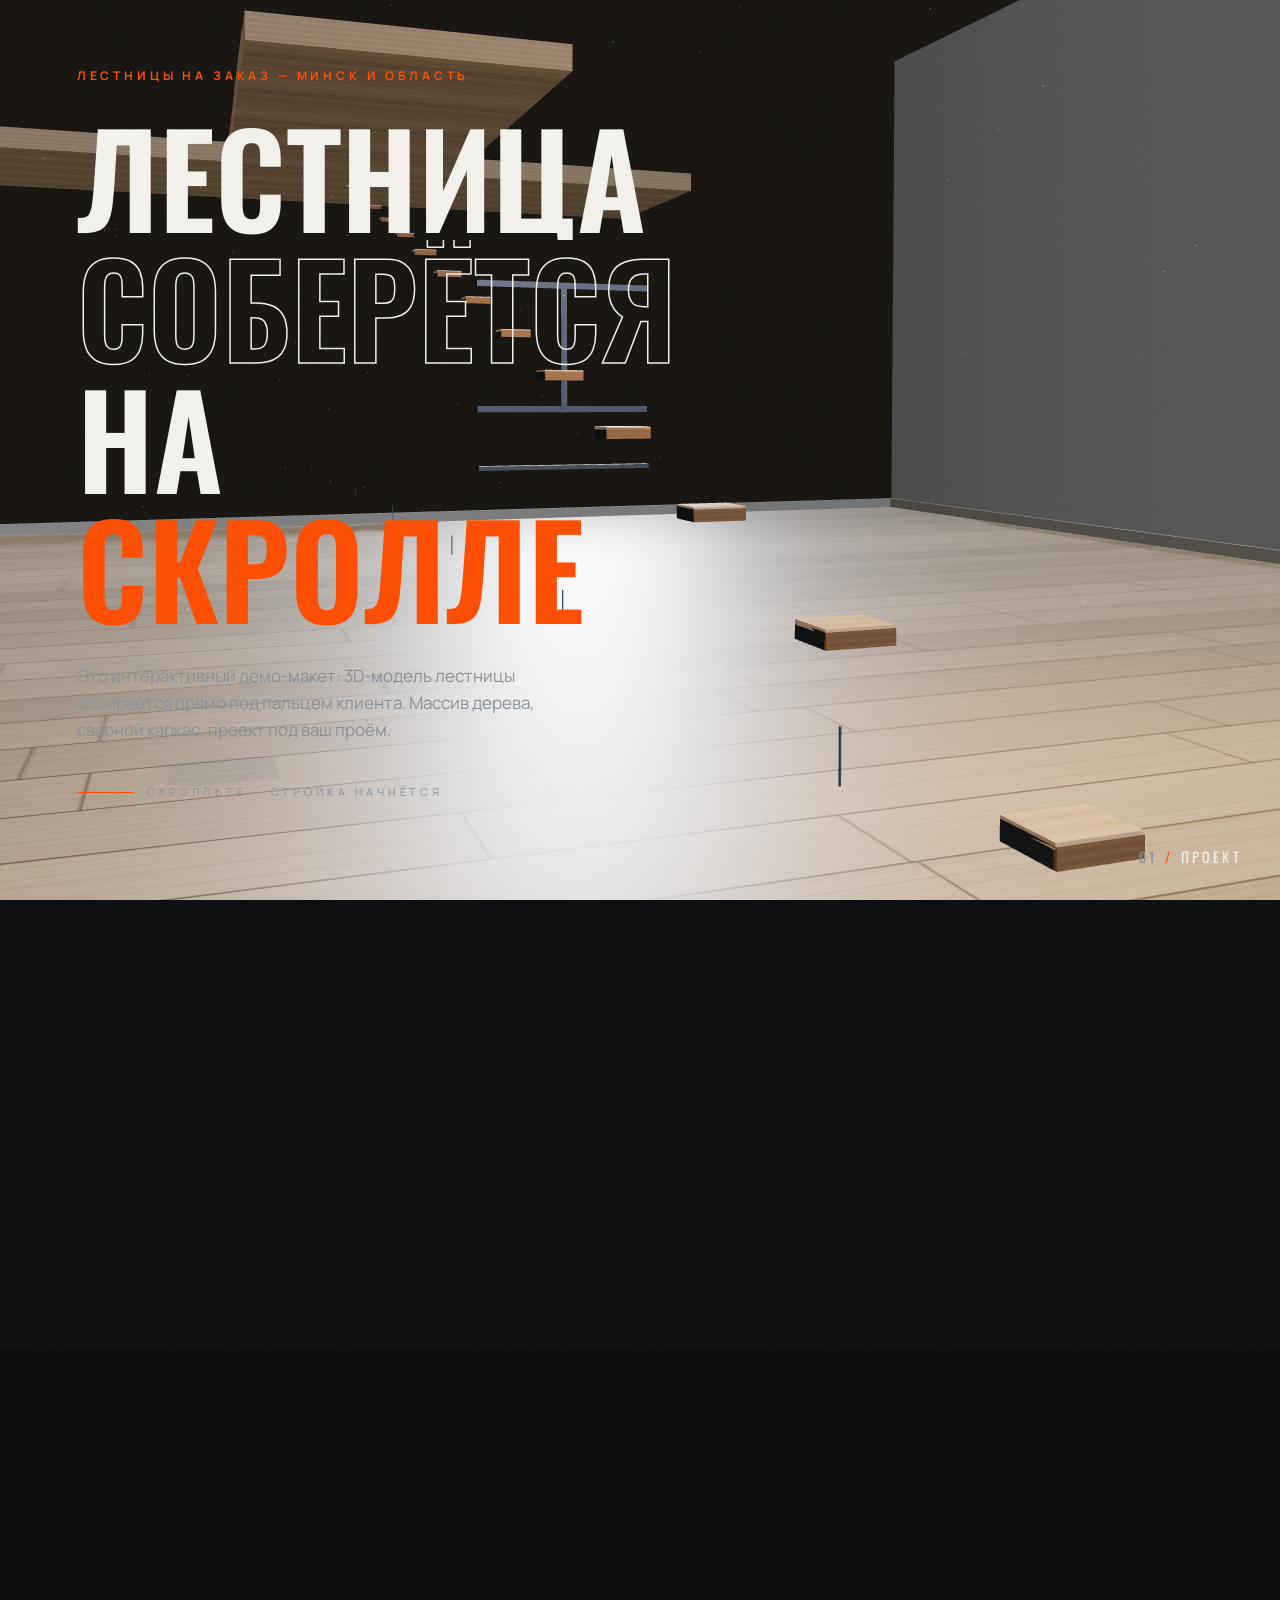
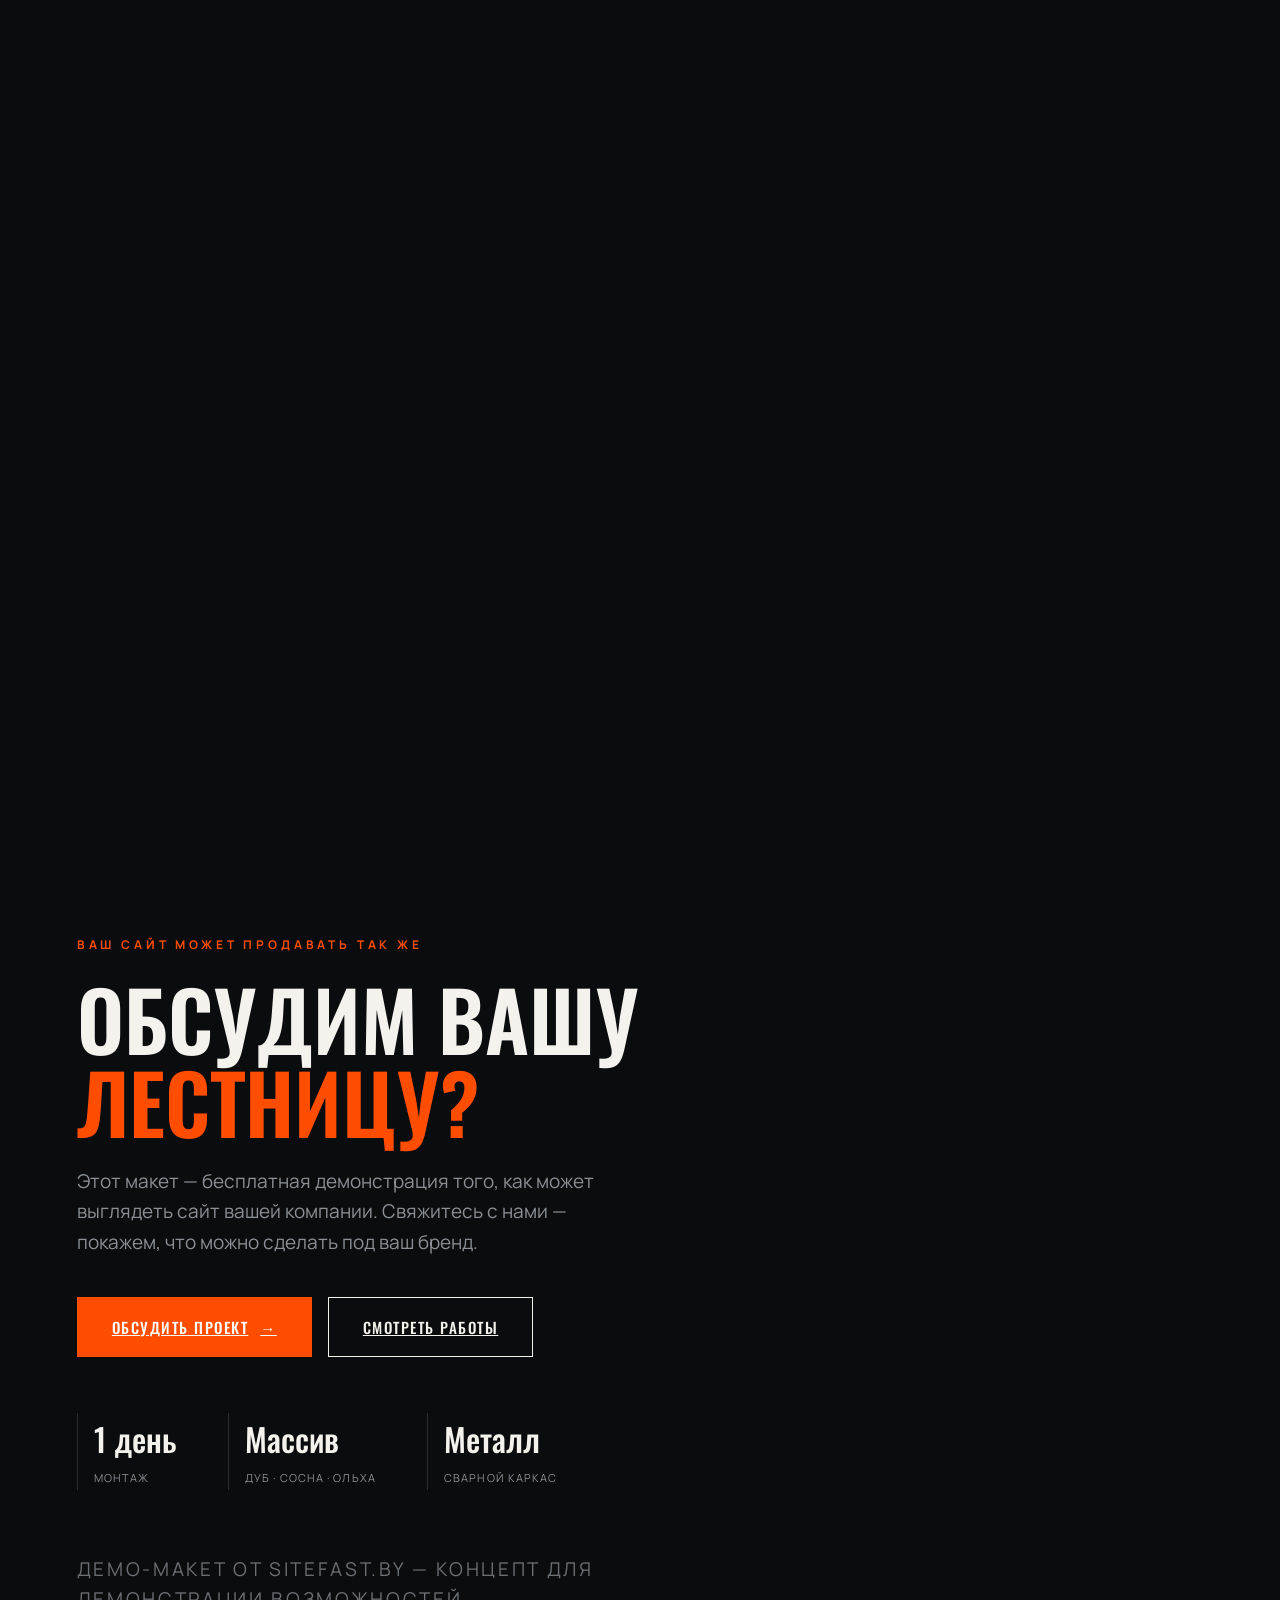
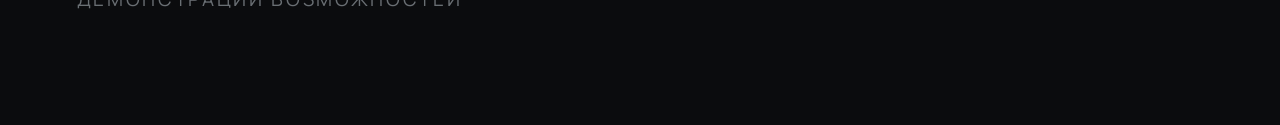
<file: index.html>
<!DOCTYPE html>
<html lang="ru">
<head>
<meta charset="UTF-8">
<meta name="viewport" content="width=device-width, initial-scale=1.0">
<title>СУПЕРЛЕСТНИЦА — лестницы на заказ · Минск · демо-макет</title>
<meta name="description" content="Демо-макет сайта для производителя лестниц: деревянные лестницы на металлокаркасе, массив дуба/сосны, проект под ваш проём, монтаж за 1 день.">
<link rel="icon" href="data:image/svg+xml,%3Csvg xmlns='http://www.w3.org/2000/svg' viewBox='0 0 64 64'%3E%3Crect width='64' height='64' fill='%230B0C0E'/%3E%3Cpath d='M14 50h10V40h10V30h10V20h10v30z' fill='%23FF4D00'/%3E%3C/svg%3E">
<link rel="preconnect" href="https://fonts.googleapis.com">
<link rel="preconnect" href="https://fonts.gstatic.com" crossorigin>
<link href="https://fonts.googleapis.com/css2?family=Oswald:wght@300;400;500;600;700&family=Manrope:wght@400;500;600;700;800&display=swap" rel="stylesheet">
<link rel="stylesheet" href="css/style.css">
</head>
<body>

<canvas id="gl"></canvas>
<div class="grain" aria-hidden="true"></div>

<div id="pre" aria-hidden="true">
  <div class="pl">СУПЕРЛЕСТНИЦА · Минск</div>
  <div class="pn"><span id="pn">0</span><i>%</i></div>
  <div class="pb"><i id="pbi"></i></div>
</div>

<div id="hud"><span>01</span><em>/</em><span class="stage" id="hud-stage">Проект</span></div>

<div id="scroll">
  <section class="sec hero">
    <div class="inner">
      <div class="kick">Лестницы на заказ — Минск и область</div>
      <h1><span class="ln"><span>Лестница</span></span><span class="ln"><span class="stroke">соберётся</span></span><span class="ln"><span>на <span class="a">скролле</span></span></span></h1>
      <p class="sub">Это интерактивный демо-макет: 3D-модель лестницы собирается прямо под пальцем клиента. Массив дерева, сварной каркас, проект под ваш проём.</p>
      <div class="hint"><i></i>Скролльте — стройка начнётся</div>
    </div>
  </section>

  <section class="sec">
    <div class="inner">
      <span class="num">01</span>
      <h2>Проект</h2>
      <p>Проектируем под ваш проём: замер, 3D-визуализация, подбор материала — дуб, сосна, ольха.</p>
    </div>
  </section>

  <section class="sec">
    <div class="inner">
      <span class="num">02</span>
      <h2>Каркас</h2>
      <p>Сварной металлокаркас — геометрия, которая не «ведётся» и держит нагрузку десятилетиями.</p>
    </div>
  </section>

  <section class="sec">
    <div class="inner">
      <span class="num">03</span>
      <h2>Ступени</h2>
      <p>Ступени из массива дерева. Без шпона и фанеры — то, что можно шлифовать и реставрировать.</p>
    </div>
  </section>

  <section class="sec">
    <div class="inner">
      <span class="num">04</span>
      <h2>Ограждение</h2>
      <p>Ограждения из нержавеющей стали и чёрного металла — по индивидуальным проектам.</p>
    </div>
  </section>

  <section class="sec">
    <div class="inner">
      <span class="num">05</span>
      <h2>Монтаж</h2>
      <p>Готовые лестницы — в кратчайшие сроки. Монтаж за 1 день, гарантия на конструкцию.</p>
    </div>
  </section>

  <section class="sec final">
    <div class="inner">
      <div class="kick">Ваш сайт может продавать так же</div>
      <h2 class="big">Обсудим вашу<br><em>лестницу?</em></h2>
      <p class="sub">Этот макет — бесплатная демонстрация того, как может выглядеть сайт вашей компании. Свяжитесь с нами — покажем, что можно сделать под ваш бренд.</p>
      <div class="cta-row">
        <a class="btn primary" href="#0">Обсудить проект <span class="ar">→</span></a>
        <a class="btn" href="#0">Смотреть работы</a>
      </div>
      <div class="meta">
        <div><b>1 день</b><span>монтаж</span></div>
        <div><b>Массив</b><span>дуб · сосна · ольха</span></div>
        <div><b>Металл</b><span>сварной каркас</span></div>
      </div>
      <p class="foot">Демо-макет от SiteFast.by — концепт для демонстрации возможностей</p>
    </div>
  </section>
</div>

<div id="nogl">Ваш браузер не поддерживает WebGL — 3D-сцена недоступна.</div>

<script src="js/vendor/three.min.js"></script>
<script src="js/vendor/gsap.min.js"></script>
<script src="js/vendor/ScrollTrigger.min.js"></script>
<script src="js/vendor/lenis.min.js"></script>
<script src="js/main.js?v=3"></script>
</body>
</html>
</file>
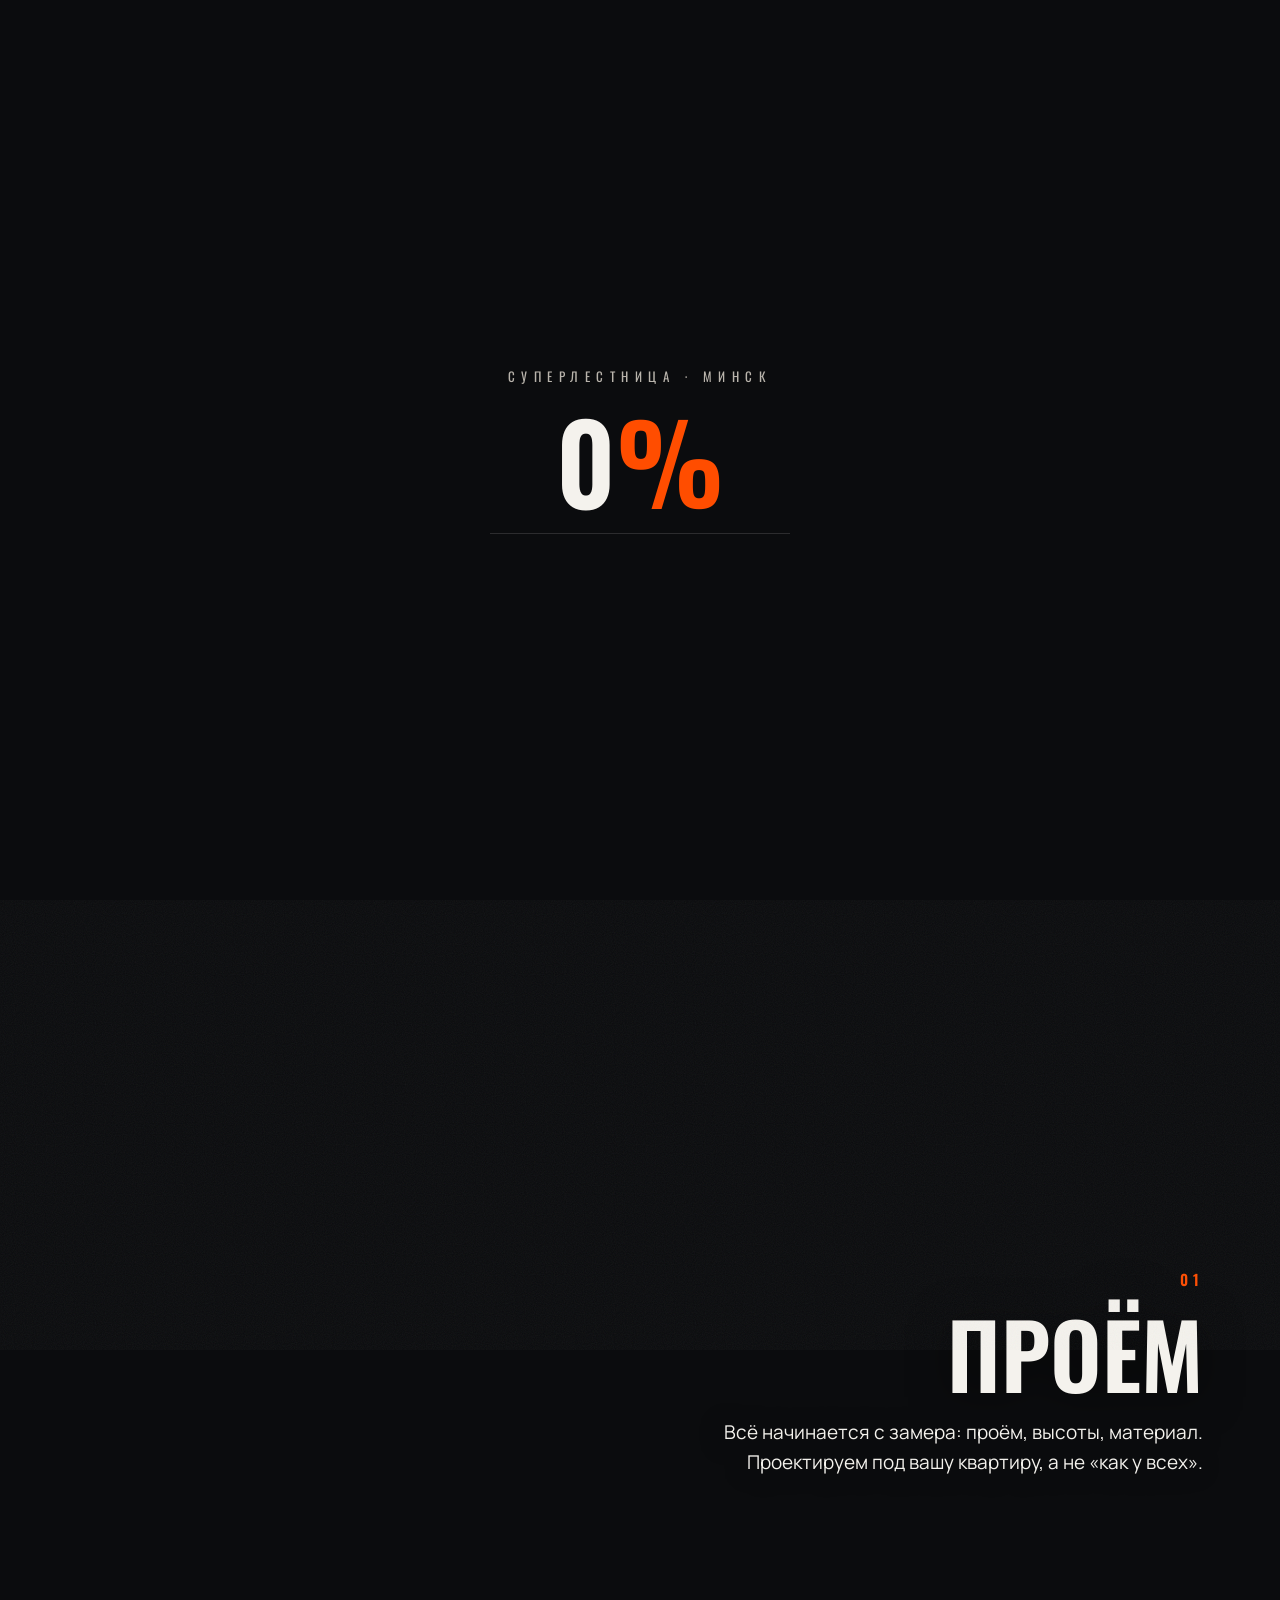
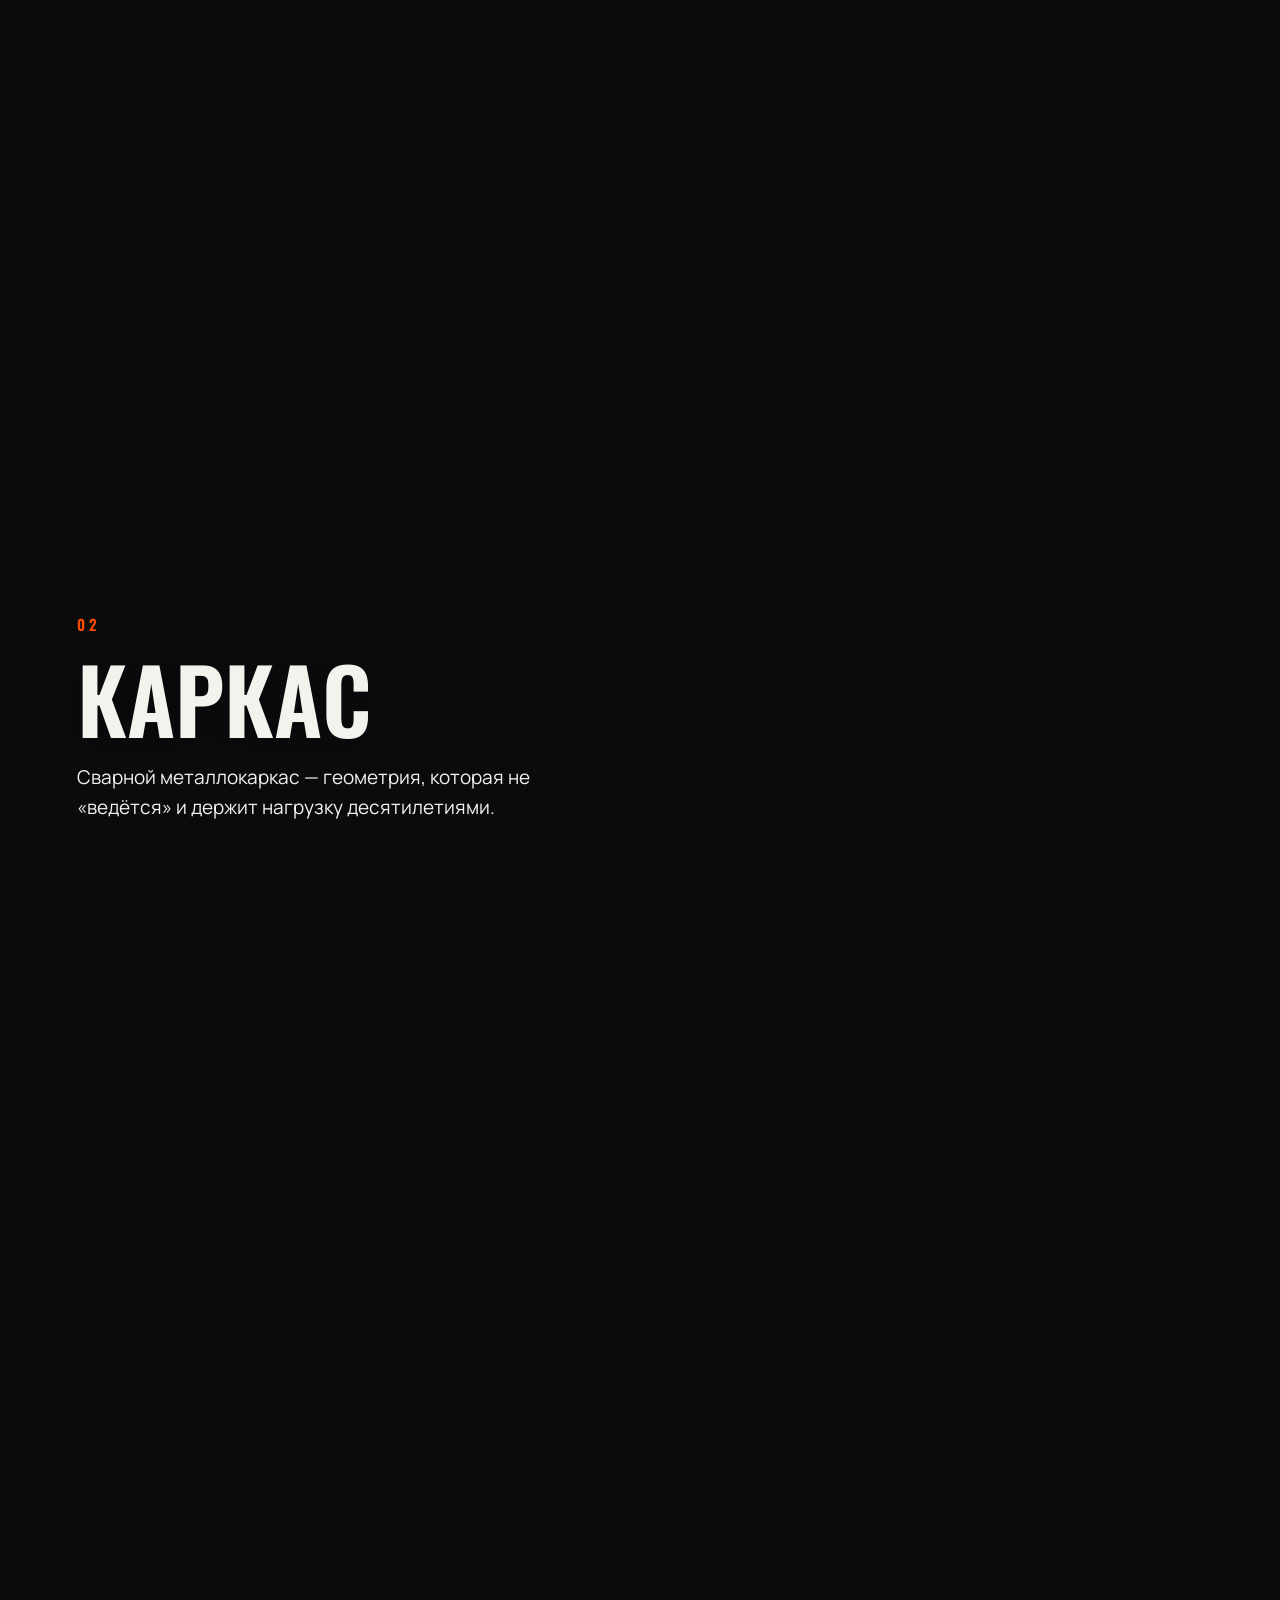
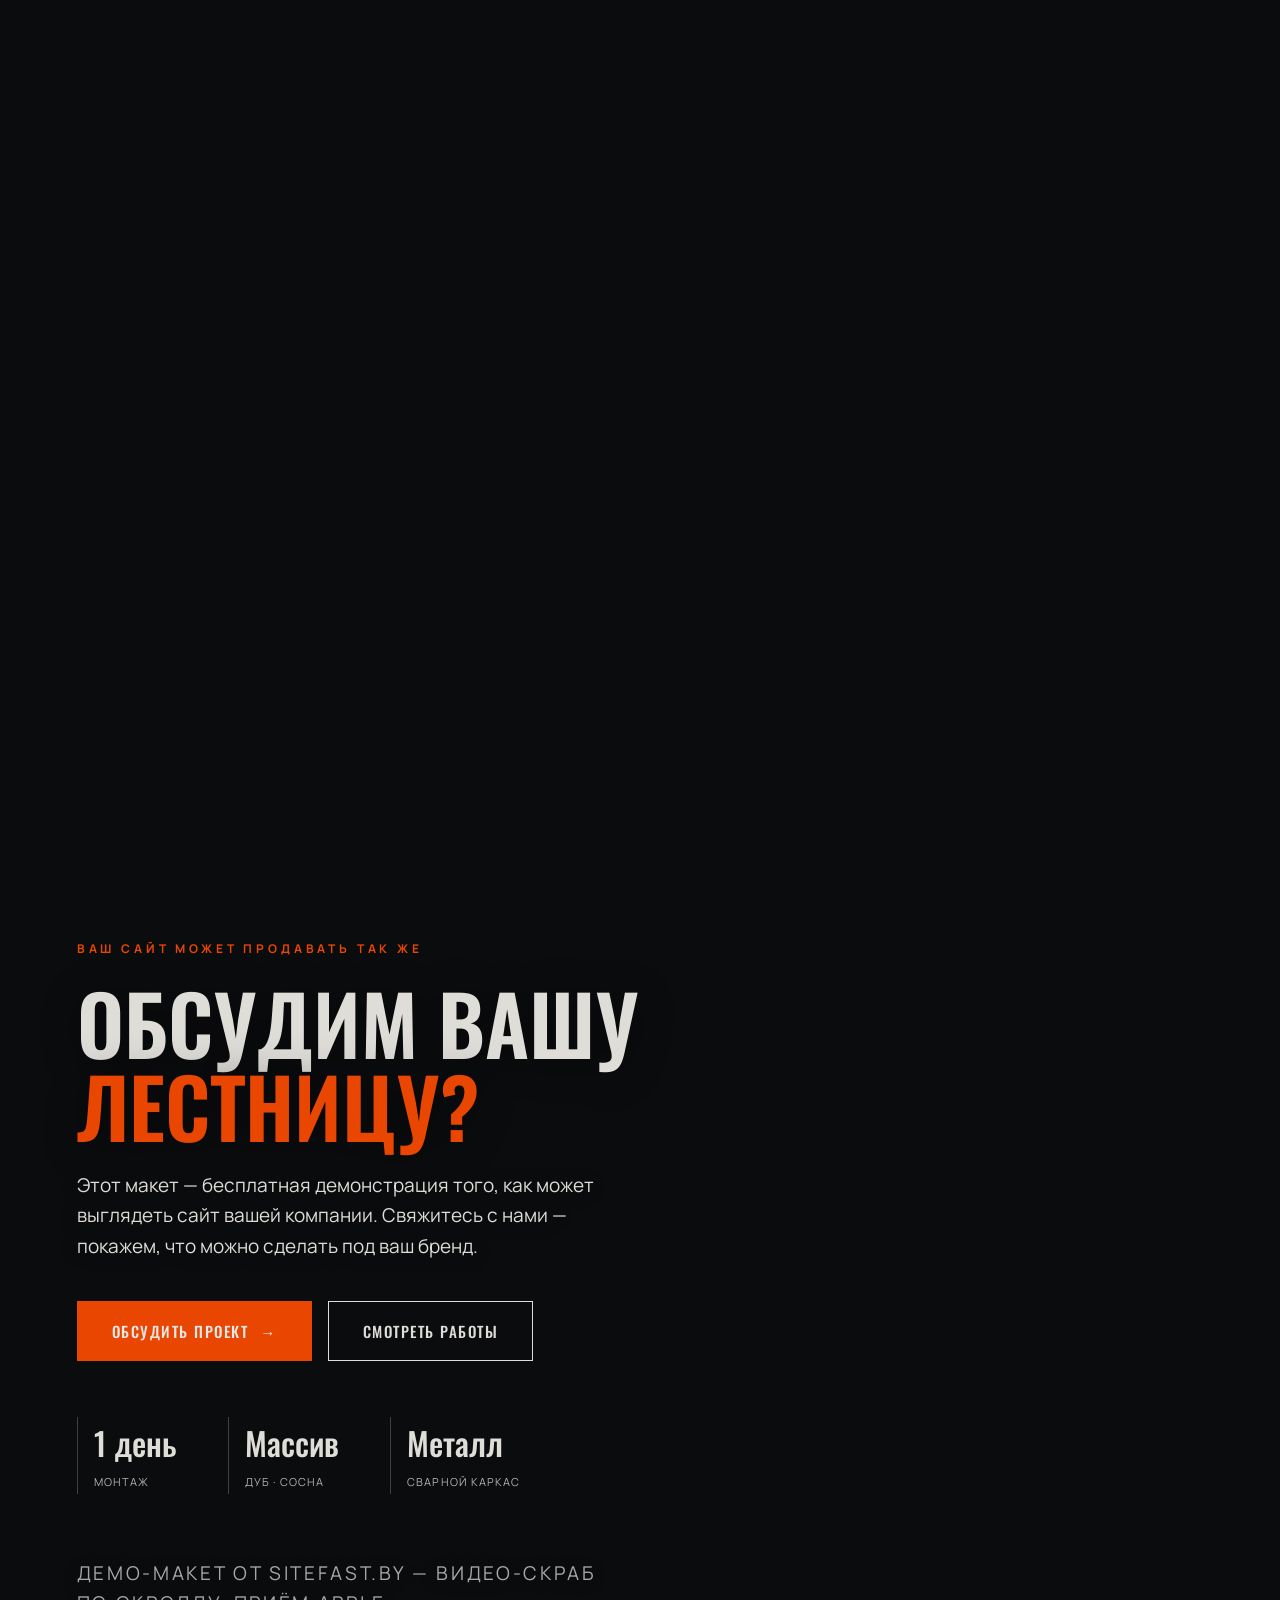
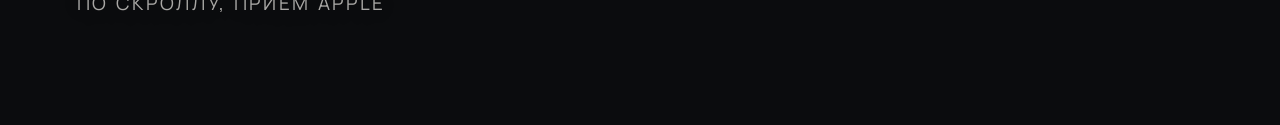
<file: scrub/index.html>
<!DOCTYPE html>
<html lang="ru">
<head>
<meta charset="UTF-8">
<meta name="viewport" content="width=device-width, initial-scale=1.0">
<title>СУПЕРЛЕСТНИЦА — кино по скроллу · демо v2</title>
<meta name="description" content="Демо: фотореалистичный ролик сборки лестницы, управляемый скроллом (приём Apple). Макет для производителя лестниц, Минск.">
<link rel="icon" href="data:image/svg+xml,%3Csvg xmlns='http://www.w3.org/2000/svg' viewBox='0 0 64 64'%3E%3Crect width='64' height='64' fill='%230B0C0E'/%3E%3Cpath d='M14 50h10V40h10V30h10V20h10v30z' fill='%23FF4D00'/%3E%3C/svg%3E">
<link rel="preconnect" href="https://fonts.googleapis.com">
<link rel="preconnect" href="https://fonts.gstatic.com" crossorigin>
<link href="https://fonts.googleapis.com/css2?family=Oswald:wght@300;400;500;600;700&family=Manrope:wght@400;500;600;700;800&display=swap" rel="stylesheet">
<link rel="stylesheet" href="style.css">
</head>
<body>

<video id="scrub" muted playsinline preload="auto">
  <source src="scrub.mp4" type="video/mp4">
</video>
<div class="veil" aria-hidden="true"></div>
<div class="grain" aria-hidden="true"></div>

<div id="pre" aria-hidden="true">
  <div class="pl">СУПЕРЛЕСТНИЦА · Минск</div>
  <div class="pn"><span id="pn">0</span><i>%</i></div>
  <div class="pb"><i id="pbi"></i></div>
</div>

<div id="hud"><span id="hud-num">01</span><em>/</em><span class="stage" id="hud-stage">Проект</span></div>

<div id="scroll">
  <section class="sec hero">
    <div class="inner">
      <div class="kick">Лестницы на заказ — Минск и область</div>
      <h1><span class="ln"><span>Лестница</span></span><span class="ln"><span class="stroke">рождается</span></span><span class="ln"><span>на <span class="a">скролле</span></span></span></h1>
      <p class="sub">Настоящий кадр вместо мультяшной графики: прокручивайте — и квартира обретёт лестницу. Так выглядит современный сайт: видео-кино, которым управляет палец клиента.</p>
      <div class="hint"><i></i>Скролльте — стройка начнётся</div>
    </div>
  </section>

  <section class="sec">
    <div class="inner">
      <span class="num">01</span>
      <h2>Проём</h2>
      <p>Всё начинается с замера: проём, высоты, материал. Проектируем под вашу квартиру, а не «как у всех».</p>
    </div>
  </section>

  <section class="sec">
    <div class="inner">
      <span class="num">02</span>
      <h2>Каркас</h2>
      <p>Сварной металлокаркас — геометрия, которая не «ведётся» и держит нагрузку десятилетиями.</p>
    </div>
  </section>

  <section class="sec">
    <div class="inner">
      <span class="num">03</span>
      <h2>Ступени</h2>
      <p>Ступени из массива дуба и сосны. Без шпона и фанеры — то, что можно шлифовать и реставрировать.</p>
    </div>
  </section>

  <section class="sec">
    <div class="inner">
      <span class="num">04</span>
      <h2>Ограждение</h2>
      <p>Чёрный металл и нержавейка — по индивидуальным проектам, под стиль вашей квартиры.</p>
    </div>
  </section>

  <section class="sec">
    <div class="inner">
      <span class="num">05</span>
      <h2>Готово</h2>
      <p>Монтаж за 1 день, гарантия на конструкцию. Вечерний свет — бонус вашей новой квартире.</p>
    </div>
  </section>

  <section class="sec final">
    <div class="inner">
      <div class="kick">Ваш сайт может продавать так же</div>
      <h2 class="big">Обсудим вашу<br><em>лестницу?</em></h2>
      <p class="sub">Этот макет — бесплатная демонстрация того, как может выглядеть сайт вашей компании. Свяжитесь с нами — покажем, что можно сделать под ваш бренд.</p>
      <div class="cta-row">
        <a class="btn primary" href="#0">Обсудить проект <span class="ar">→</span></a>
        <a class="btn" href="#0">Смотреть работы</a>
      </div>
      <div class="meta">
        <div><b>1 день</b><span>монтаж</span></div>
        <div><b>Массив</b><span>дуб · сосна</span></div>
        <div><b>Металл</b><span>сварной каркас</span></div>
      </div>
      <p class="foot">Демо-макет от SiteFast.by — видео-скраб по скроллу, приём Apple</p>
    </div>
  </section>
</div>

<script src="../js/vendor/gsap.min.js"></script>
<script src="../js/vendor/ScrollTrigger.min.js"></script>
<script src="../js/vendor/lenis.min.js"></script>
<script src="scrub.js"></script>
</body>
</html>
</file>
<file: css/style.css>
/* СУПЕРЛЕСТНИЦА — демо: 3D-лестница по скроллу */
:root{
  --ink:#0B0C0E;
  --paper:#F4F2ED;
  --muted:#8A9096;
  --accent:#FF4D00;
}
*{margin:0;padding:0;box-sizing:border-box}
html,body{background:var(--ink);color:var(--paper);font-family:'Manrope',sans-serif;line-height:1.6}
::selection{background:var(--accent);color:#fff}
h1,h2,.num{font-family:'Oswald',sans-serif;font-weight:600;line-height:1.02}
.kick{font-size:12px;font-weight:700;letter-spacing:.32em;text-transform:uppercase;color:var(--accent)}
.stroke{color:transparent;-webkit-text-stroke:1.5px var(--paper)}
.a{color:var(--accent)}

/* WebGL canvas fixed за контентом */
#gl{position:fixed;inset:0;width:100%;height:100%;z-index:0;display:block}
.grain{position:fixed;inset:-50%;width:200%;height:200%;pointer-events:none;z-index:40;opacity:.05;
  background-image:url("data:image/svg+xml,%3Csvg xmlns='http://www.w3.org/2000/svg' width='300' height='300'%3E%3Cfilter id='n'%3E%3CfeTurbulence type='fractalNoise' baseFrequency='0.9' numOctaves='2'/%3E%3C/filter%3E%3Crect width='300' height='300' filter='url(%23n)'/%3E%3C/svg%3E");
  animation:grain 7s steps(8) infinite}
@keyframes grain{0%,100%{transform:translate(0,0)}25%{transform:translate(-2%,3%)}50%{transform:translate(3%,-2%)}75%{transform:translate(-3%,-3%)}}

/* preloader */
#pre{position:fixed;inset:0;background:var(--ink);z-index:100;display:flex;flex-direction:column;align-items:center;justify-content:center;gap:18px}
#pre .pl{font-family:'Oswald',sans-serif;font-size:13px;letter-spacing:.5em;text-transform:uppercase;color:var(--muted)}
#pre .pn{font-family:'Oswald',sans-serif;font-size:clamp(60px,10vw,110px);font-weight:600;line-height:1}
#pre .pn i{font-style:normal;color:var(--accent)}
#pre .pb{width:min(300px,60vw);height:1px;background:rgba(244,242,237,.14)}
#pre .pb i{display:block;height:100%;background:var(--accent);transform-origin:left;transform:scaleX(0)}

/* HUD */
#hud{position:fixed;right:clamp(16px,3vw,48px);bottom:32px;z-index:30;font-family:'Oswald',sans-serif;font-size:14px;letter-spacing:.22em;text-transform:uppercase;color:var(--muted);display:flex;gap:8px;align-items:center}
#hud em{font-style:normal;color:var(--accent)}
#hud .stage{color:var(--paper)}

/* контент */
#scroll{position:relative;z-index:10}
.sec{min-height:105vh;display:flex;align-items:center;padding:0 clamp(20px,6vw,90px)}
.sec .inner{max-width:680px;opacity:0;transform:translateY(46px)}
.hero{min-height:100vh;align-items:flex-end;padding-bottom:11vh}
.hero h1{font-size:clamp(52px,10vw,140px);text-transform:uppercase;margin:24px 0 0}
.hero h1 .ln{display:block;overflow:hidden}
.hero h1 .ln span{display:inline-block;transform:translateY(112%)}
.hero .sub{max-width:520px;color:var(--muted);font-size:17px;margin-top:30px}
.hint{display:flex;align-items:center;gap:14px;margin-top:40px;color:var(--muted);font-size:11px;letter-spacing:.34em;text-transform:uppercase}
.hint i{width:56px;height:1px;background:var(--accent);display:block}

.sec .num{font-family:'Oswald',sans-serif;font-size:15px;color:var(--accent);letter-spacing:.3em}
.sec h2{font-size:clamp(44px,7vw,96px);text-transform:uppercase;margin:14px 0 18px}
.sec p{color:var(--muted);font-size:clamp(16px,1.6vw,19px);max-width:520px}

.sec:nth-child(even) .inner{margin-left:auto;text-align:right}
.sec:nth-child(even) p{margin-left:auto}

.final{min-height:100vh;align-items:center;text-align:left}
.final .big{font-size:clamp(40px,6.4vw,88px);text-transform:uppercase;margin:22px 0}
.final .big em{font-style:normal;color:var(--accent)}
.final .sub{max-width:560px;color:var(--muted);margin-bottom:40px}
.cta-row{display:flex;gap:16px;flex-wrap:wrap}
.btn{display:inline-flex;align-items:center;gap:12px;font-family:'Oswald',sans-serif;font-size:15px;font-weight:500;letter-spacing:.1em;text-transform:uppercase;padding:17px 34px;border:1px solid var(--paper);background:transparent;color:var(--paper);position:relative;overflow:hidden;isolation:isolate;transition:border-color .3s}
.btn::before{content:'';position:absolute;inset:0;background:var(--accent);transform:translateY(101%);transition:transform .38s cubic-bezier(.65,0,.35,1);z-index:-1}
.btn:hover::before{transform:translateY(0)}
.btn.primary{background:var(--accent);border-color:var(--accent);color:#fff}
.btn .ar{transition:transform .3s}
.btn:hover .ar{transform:translateX(5px)}
.meta{display:flex;gap:clamp(24px,4vw,60px);margin-top:56px;flex-wrap:wrap}
.meta div{border-left:1px solid rgba(244,242,237,.14);padding-left:16px}
.meta b{display:block;font-family:'Oswald',sans-serif;font-size:clamp(22px,2.6vw,32px);font-weight:500}
.meta span{font-size:11px;letter-spacing:.1em;color:var(--muted);text-transform:uppercase}
.foot{margin-top:64px;font-size:12px;color:var(--muted);letter-spacing:.14em;text-transform:uppercase;opacity:.75}

#nogl{display:none;position:fixed;inset:auto 0 50%;z-index:50;text-align:center;color:var(--muted);padding:20px}
body.nogl #nogl{display:block}
body.nogl #pre{display:none}

@media(prefers-reduced-motion:reduce){
  .grain{animation:none}
  .sec .inner{opacity:1;transform:none}
}
</file>
<file: scrub/style.css>
/* СУПЕРЛЕСТНИЦА scrub — стили видео-кино по скроллу */
:root{
  --ink:#0B0C0E;
  --paper:#F4F2ED;
  --muted:#B9B4AC;
  --accent:#FF4D00;
}
*{margin:0;padding:0;box-sizing:border-box}
html,body{background:var(--ink);color:var(--paper);font-family:'Manrope',sans-serif;line-height:1.6}
::selection{background:var(--accent);color:#fff}
h1,h2,.num{font-family:'Oswald',sans-serif;font-weight:600;line-height:1.02}
.kick{font-size:12px;font-weight:700;letter-spacing:.32em;text-transform:uppercase;color:var(--accent)}
.stroke{color:transparent;-webkit-text-stroke:1.5px var(--paper)}
.a{color:var(--accent)}

/* видео на весь экран под контентом */
#scrub{position:fixed;inset:0;width:100%;height:100%;object-fit:cover;z-index:0;display:block}
.veil{position:fixed;inset:0;z-index:1;pointer-events:none;
  background:linear-gradient(180deg,rgba(11,12,14,.55) 0%,rgba(11,12,14,.12) 30%,rgba(11,12,14,.14) 70%,rgba(11,12,14,.62) 100%)}
.grain{position:fixed;inset:-50%;width:200%;height:200%;pointer-events:none;z-index:40;opacity:.06;
  background-image:url("data:image/svg+xml,%3Csvg xmlns='http://www.w3.org/2000/svg' width='300' height='300'%3E%3Cfilter id='n'%3E%3CfeTurbulence type='fractalNoise' baseFrequency='0.9' numOctaves='2'/%3E%3C/filter%3E%3Crect width='300' height='300' filter='url(%23n)'/%3E%3C/svg%3E");
  animation:grain 7s steps(8) infinite}
@keyframes grain{0%,100%{transform:translate(0,0)}25%{transform:translate(-2%,3%)}50%{transform:translate(3%,-2%)}75%{transform:translate(-3%,-3%)}}

#pre{position:fixed;inset:0;background:var(--ink);z-index:100;display:flex;flex-direction:column;align-items:center;justify-content:center;gap:18px}
#pre .pl{font-family:'Oswald',sans-serif;font-size:13px;letter-spacing:.5em;text-transform:uppercase;color:var(--muted)}
#pre .pn{font-family:'Oswald',sans-serif;font-size:clamp(60px,10vw,110px);font-weight:600;line-height:1}
#pre .pn i{font-style:normal;color:var(--accent)}
#pre .pb{width:min(300px,60vw);height:1px;background:rgba(244,242,237,.14)}
#pre .pb i{display:block;height:100%;background:var(--accent);transform-origin:left;transform:scaleX(0)}

#hud{position:fixed;right:clamp(16px,3vw,48px);bottom:32px;z-index:30;font-family:'Oswald',sans-serif;font-size:14px;letter-spacing:.22em;text-transform:uppercase;color:var(--muted);display:flex;gap:8px;align-items:center}
#hud em{font-style:normal;color:var(--accent)}
#hud .stage{color:var(--paper)}

#scroll{position:relative;z-index:10}
.sec{min-height:105vh;display:flex;align-items:center;padding:0 clamp(20px,6vw,90px)}
.sec .inner{max-width:680px;opacity:0;transform:translateY(46px)}
.hero{min-height:100vh;align-items:flex-end;padding-bottom:11vh}
.hero h1{font-size:clamp(52px,10vw,140px);text-transform:uppercase;margin:24px 0 0;text-shadow:0 4px 40px rgba(0,0,0,.45)}
.hero h1 .ln{display:block;overflow:hidden}
.hero h1 .ln span{display:inline-block;transform:translateY(112%)}
.hero .sub{max-width:520px;color:var(--paper);font-size:17px;margin-top:30px;text-shadow:0 2px 24px rgba(0,0,0,.55)}
.hint{display:flex;align-items:center;gap:14px;margin-top:40px;color:var(--paper);font-size:11px;letter-spacing:.34em;text-transform:uppercase;text-shadow:0 2px 16px rgba(0,0,0,.5)}
.hint i{width:56px;height:1px;background:var(--accent);display:block}

.sec .num{font-family:'Oswald',sans-serif;font-size:15px;color:var(--accent);letter-spacing:.3em}
.sec h2{font-size:clamp(44px,7vw,96px);text-transform:uppercase;margin:14px 0 18px;text-shadow:0 4px 40px rgba(0,0,0,.5)}
.sec p{color:var(--paper);font-size:clamp(16px,1.6vw,19px);max-width:520px;text-shadow:0 2px 24px rgba(0,0,0,.55)}

.sec:nth-child(even) .inner{margin-left:auto;text-align:right}
.sec:nth-child(even) p{margin-left:auto}

.final{min-height:100vh;align-items:center}
.final .big{font-size:clamp(40px,6.4vw,88px);text-transform:uppercase;margin:22px 0}
.final .big em{font-style:normal;color:var(--accent)}
.final .sub{max-width:560px;color:var(--paper);margin-bottom:40px}
.cta-row{display:flex;gap:16px;flex-wrap:wrap}
.btn{display:inline-flex;align-items:center;gap:12px;font-family:'Oswald',sans-serif;font-size:15px;font-weight:500;letter-spacing:.1em;text-transform:uppercase;padding:17px 34px;border:1px solid var(--paper);background:transparent;color:var(--paper);position:relative;overflow:hidden;isolation:isolate;transition:border-color .3s;text-decoration:none}
.btn::before{content:'';position:absolute;inset:0;background:var(--accent);transform:translateY(101%);transition:transform .38s cubic-bezier(.65,0,.35,1);z-index:-1}
.btn:hover::before{transform:translateY(0)}
.btn.primary{background:var(--accent);border-color:var(--accent);color:#fff}
.btn .ar{transition:transform .3s}
.btn:hover .ar{transform:translateX(5px)}
.meta{display:flex;gap:clamp(24px,4vw,60px);margin-top:56px;flex-wrap:wrap}
.meta div{border-left:1px solid rgba(244,242,237,.25);padding-left:16px}
.meta b{display:block;font-family:'Oswald',sans-serif;font-size:clamp(22px,2.6vw,32px);font-weight:500}
.meta span{font-size:11px;letter-spacing:.1em;color:var(--paper);text-transform:uppercase;opacity:.8}
.foot{margin-top:64px;font-size:12px;color:var(--paper);letter-spacing:.14em;text-transform:uppercase;opacity:.75}

@media(prefers-reduced-motion:reduce){
  .grain{animation:none}
  .sec .inner{opacity:1;transform:none}
}
</file>
